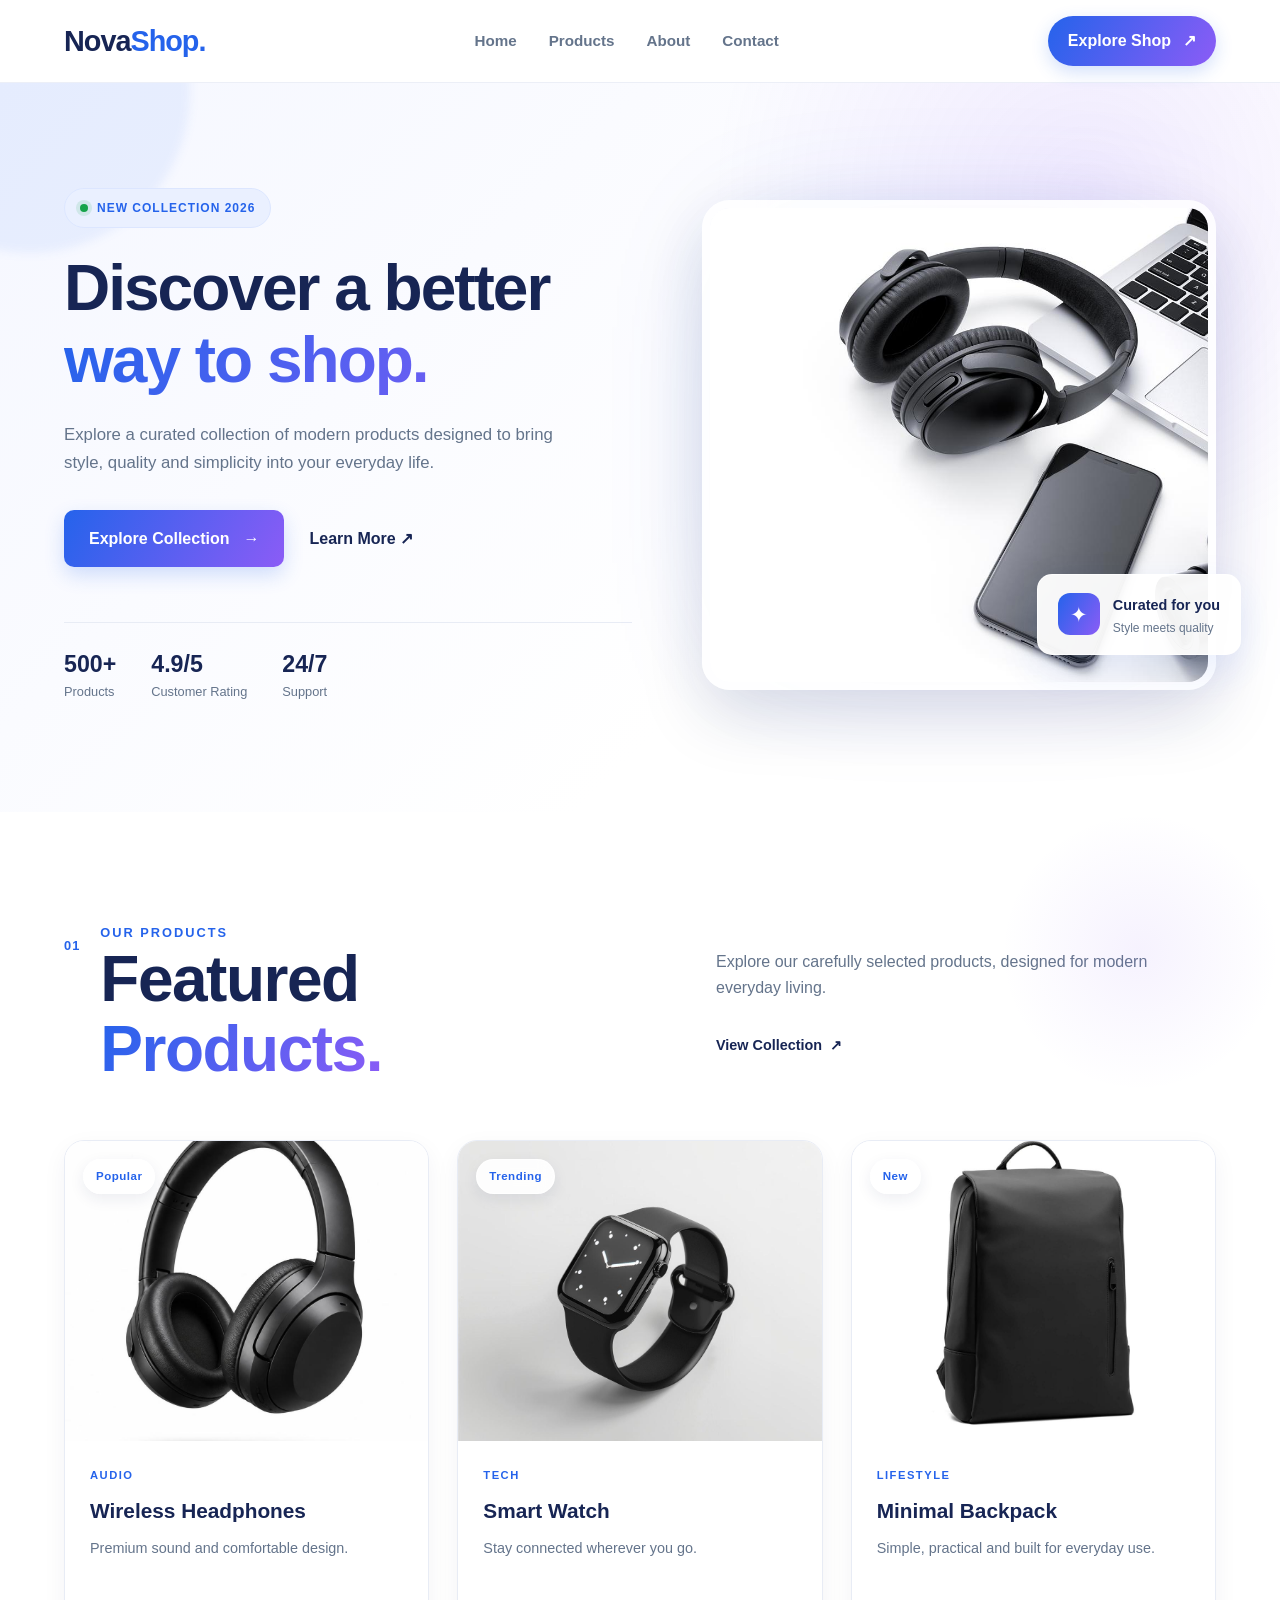
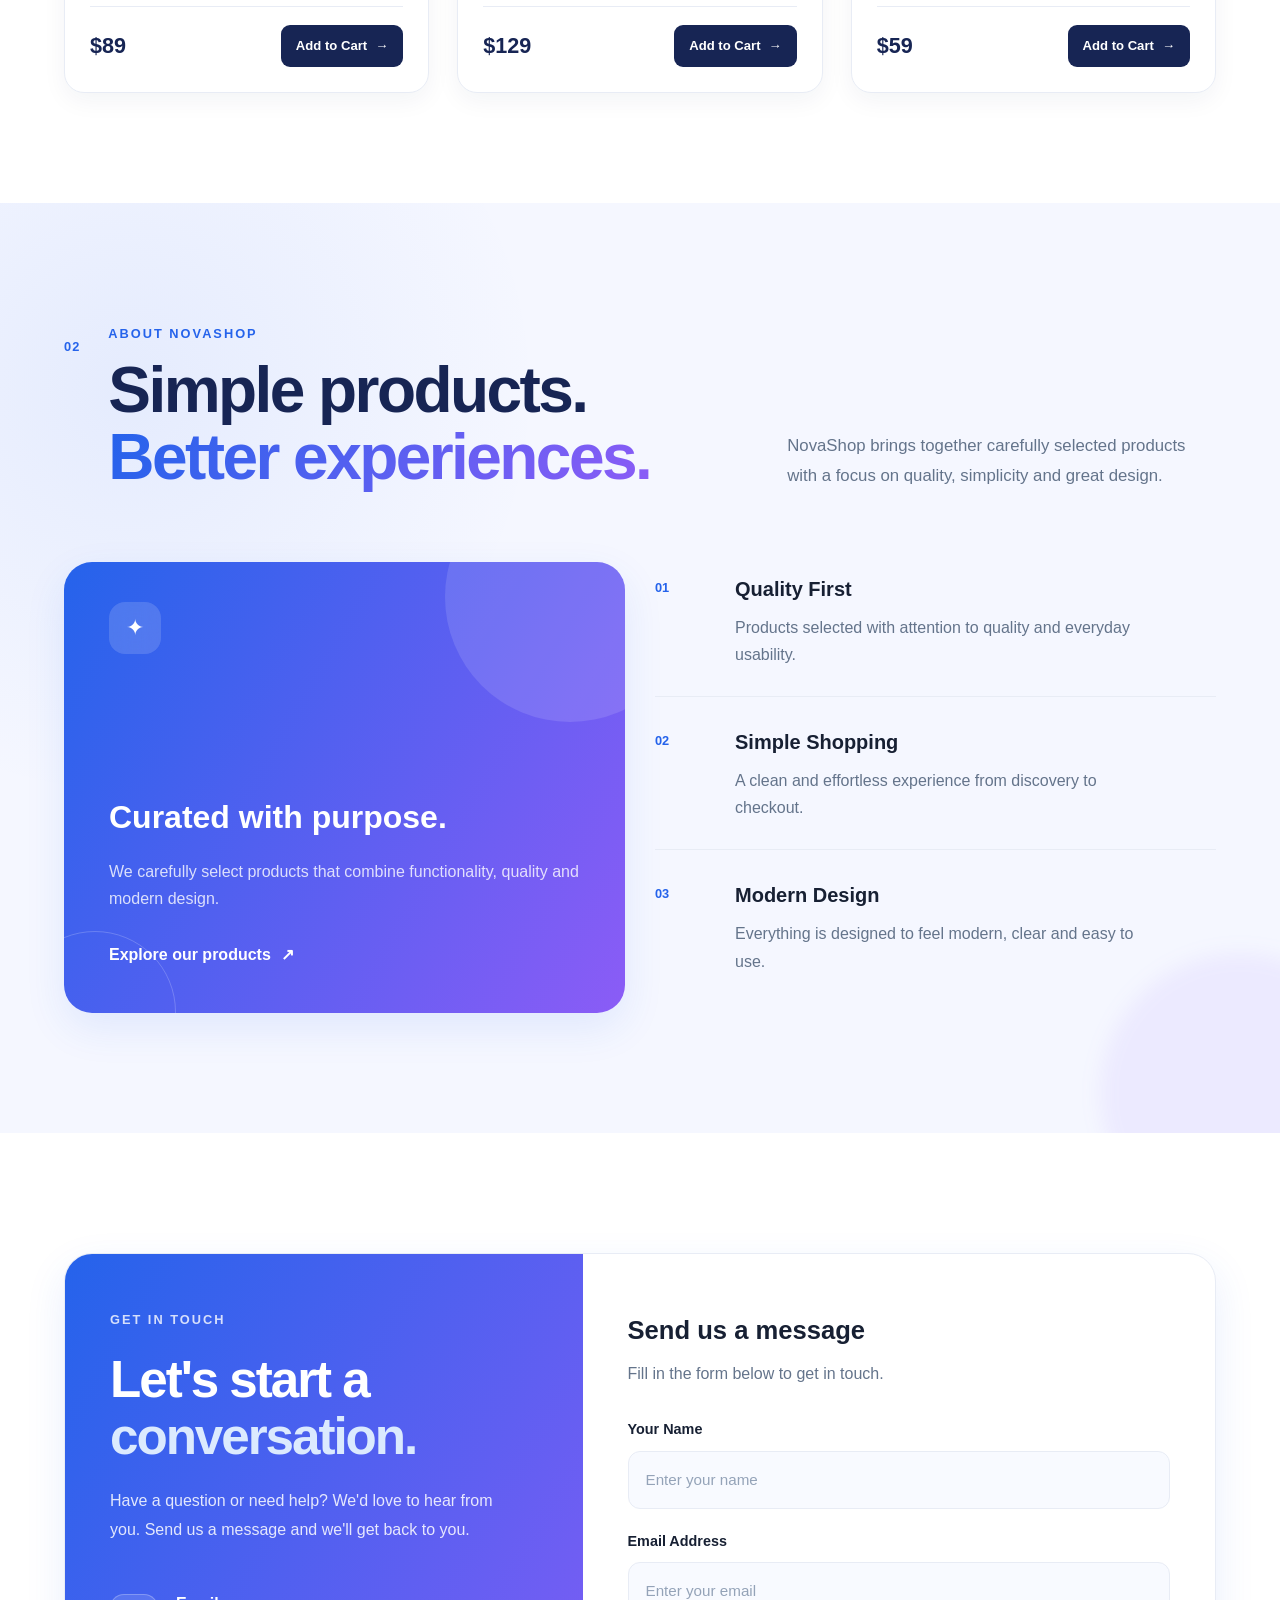
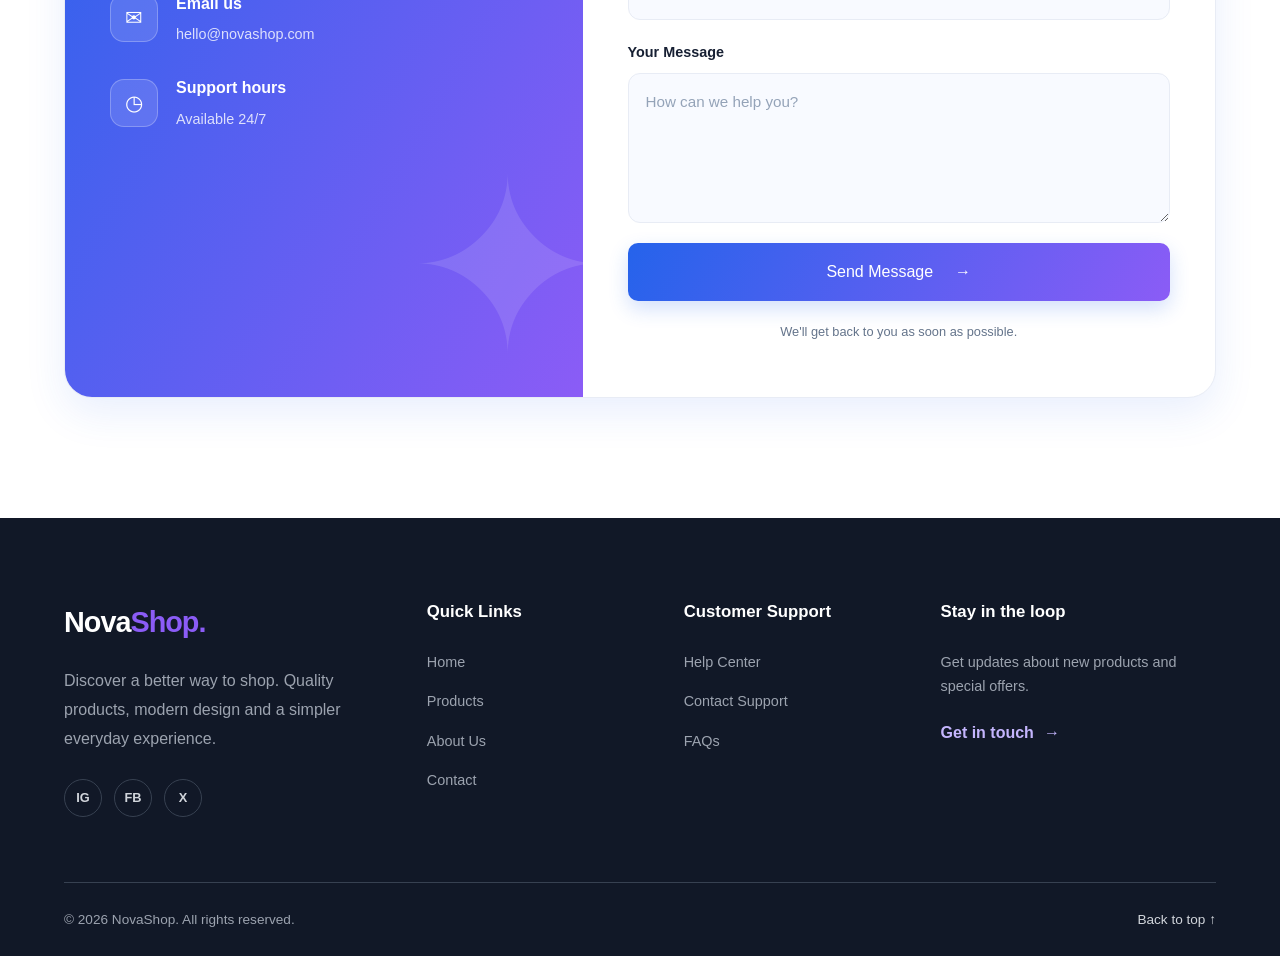
<file: index.html>
<!DOCTYPE html>
<html lang="en">
<head>
    <meta charset="UTF-8">
    <meta name="viewport" content="width=device-width, initial-scale=1.0">

    <title>NovaShop</title>
    <meta
        name="description"
        content="NovaShop - Modern products for modern life."
    >
    <link rel="icon" type="image/png" href="Glossy Gradient Shopping Bag Icon.png">
    <link rel="stylesheet" href="style.css">
</head>

<body>
    <!-- NovaShop — Frontend Fix & Redesign( الاسم المعروض في الـPortfolio )-->
    <header class="header">
        <div class="container header-content">

            <a href="#home" class="logo">
                Nova<span>Shop.</span>
            </a>

            <button
                class="menu-toggle"
                aria-label="Open navigation menu"
                aria-expanded="false"
                aria-controls="nav-links"
            >
                ☰
            </button>

            <nav class="navbar" id="nav-links">
                <a href="#home">Home</a>
                <a href="#products">Products</a>
                <a href="#about">About</a>
                <a href="#contact">Contact</a>
            </nav>

            <a href="#products" class="header-cta">
                Explore Shop <span>↗</span>
            </a>

        </div>
    </header>

    <main>

        <!-- Hero -->
        <section class="hero" id="home">
            <div class="container hero-content">

                <div class="hero-text">

                    <div class="hero-badge">
                        <span class="badge-dot"></span>
                        NEW COLLECTION 2026
                    </div>

                    <h1>
                        Discover a better
                        <span>way to shop.</span>
                    </h1>

                    <p>
                        Explore a curated collection of modern products
                        designed to bring style, quality and simplicity
                        into your everyday life.
                    </p>

                    <div class="hero-actions">
                        <a href="#products" class="btn">
                            Explore Collection <span>→</span>
                        </a>

                        <a href="#about" class="text-link">
                            Learn More ↗
                        </a>
                    </div>

                    <div class="hero-stats">
                        <div>
                            <strong>500+</strong>
                            <span>Products</span>
                        </div>

                        <div>
                            <strong>4.9/5</strong>
                            <span>Customer Rating</span>
                        </div>

                        <div>
                            <strong>24/7</strong>
                            <span>Support</span>
                        </div>
                    </div>

                </div>

                <div class="hero-image">

                    <div class="image-glow"></div>

                    <img src="Hero image.jpg" alt="Featured products from NovaShop">

                    <div class="floating-card">
                        <span class="floating-icon">✦</span>
                        <div>
                            <strong>Curated for you</strong>
                            <p>Style meets quality</p>
                        </div>
                    </div>

                </div>

            </div>
        </section>
        <!-- Products -->
        <section class="products" id="products">
            <div class="container">
                <div class="section-heading products-heading">
                    <div class="heading-content">
                        <span class="section-number">01</span>
                        <div>
                            <p class="eyebrow">OUR PRODUCTS</p>
                            <h2>Featured<span>Products.</span></h2>
                        </div>
                    </div>
                    <div class="heading-description">
                        <p>
                            Explore our carefully selected products,
                            designed for modern everyday living.
                        </p>
                        <a href="#products" class="view-all">
                            View Collection
                            <span>↗</span>
                        </a>
                    </div>
                </div>

                <div class="product-grid">

                    <article class="product-card">

                        <div class="product-image">
                            <img
                                src="Wireless Headphones.jpg"
                                alt="Wireless headphones"
                            >

                            <span class="product-tag">Popular</span>

                            <button class="quick-view" aria-label="Quick view">
                                ↗
                            </button>
                        </div>

                        <div class="product-info">
                            <p class="product-category">AUDIO</p>

                            <h3>Wireless Headphones</h3>

                            <p>
                                Premium sound and comfortable design.
                            </p>

                            <div class="product-bottom">
                                <span class="price">$89</span>

                                <button class="add-cart">
                                    Add to Cart
                                    <span>→</span>
                                </button>
                            </div>
                        </div>

                    </article>


                    <article class="product-card">

                        <div class="product-image">
                            <img
                                src="Smart Watch.jpg"
                                alt="Smart watch"
                            >

                            <span class="product-tag">Trending</span>

                            <button class="quick-view" aria-label="Quick view">
                                ↗
                            </button>
                        </div>

                        <div class="product-info">
                            <p class="product-category">TECH</p>

                            <h3>Smart Watch</h3>

                            <p>
                                Stay connected wherever you go.
                            </p>

                            <div class="product-bottom">
                                <span class="price">$129</span>

                                <button class="add-cart">
                                    Add to Cart
                                    <span>→</span>
                                </button>
                            </div>
                        </div>

                    </article>


                    <article class="product-card">

                        <div class="product-image">
                            <img
                                src="Minimal Backpack.jpg"
                                alt="Minimal backpack"
                            >

                            <span class="product-tag">New</span>

                            <button class="quick-view" aria-label="Quick view">
                                ↗
                            </button>
                        </div>

                        <div class="product-info">
                            <p class="product-category">LIFESTYLE</p>

                            <h3>Minimal Backpack</h3>

                            <p>
                                Simple, practical and built for everyday use.
                            </p>

                            <div class="product-bottom">
                                <span class="price">$59</span>

                                <button class="add-cart">
                                    Add to Cart
                                    <span>→</span>
                                </button>
                            </div>
                        </div>

                    </article>

                </div>
            </div>
        </section>


        <!-- About -->
        <section class="about" id="about">
            <div class="container">

                <div class="about-top">
                    <div class="about-heading">
                        <span class="section-number">02</span>

                        <div>
                            <p class="eyebrow">ABOUT NOVASHOP</p>
                            <h2>
                                Simple products.
                                <span>Better experiences.</span>
                            </h2>
                        </div>
                    </div>

                    <p class="about-intro">
                        NovaShop brings together carefully selected products
                        with a focus on quality, simplicity and great design.
                    </p>
                </div>

                <div class="about-grid">

                    <div class="about-card about-card-main">
                        <span class="about-icon">✦</span>

                        <h3>Curated with purpose.</h3>

                        <p>
                            We carefully select products that combine
                            functionality, quality and modern design.
                        </p>

                        <a href="#products" class="about-link">
                            Explore our products <span>↗</span>
                        </a>
                    </div>

                    <div class="about-features">

                        <div class="about-feature">
                            <span class="feature-number">01</span>
                            <div>
                                <h3>Quality First</h3>
                                <p>
                                    Products selected with attention to
                                    quality and everyday usability.
                                </p>
                            </div>
                        </div>

                        <div class="about-feature">
                            <span class="feature-number">02</span>
                            <div>
                                <h3>Simple Shopping</h3>
                                <p>
                                    A clean and effortless experience
                                    from discovery to checkout.
                                </p>
                            </div>
                        </div>

                        <div class="about-feature">
                            <span class="feature-number">03</span>
                            <div>
                                <h3>Modern Design</h3>
                                <p>
                                    Everything is designed to feel modern,
                                    clear and easy to use.
                                </p>
                            </div>
                        </div>

                    </div>

                </div>

            </div>
        </section>
        <!-- Contact -->
        <section class="contact" id="contact">
            <div class="container">

                <div class="contact-wrapper">

                    <!-- Contact information -->
                    <div class="contact-info">
                        <p class="eyebrow">GET IN TOUCH</p>

                        <h2>
                            Let's start a
                            <span>conversation.</span>
                        </h2>

                        <p class="contact-description">
                            Have a question or need help?
                            We'd love to hear from you.
                            Send us a message and we'll get back to you.
                        </p>

                        <div class="contact-details">
                            <div class="contact-detail">
                                <span class="detail-icon">✉</span>
                                <div>
                                    <h3>Email us</h3>
                                    <p>hello@novashop.com</p>
                                </div>
                            </div>

                            <div class="contact-detail">
                                <span class="detail-icon">◷</span>
                                <div>
                                    <h3>Support hours</h3>
                                    <p>Available 24/7</p>
                                </div>
                            </div>
                        </div>

                        <div class="contact-decoration">✦</div>
                    </div>

                    <!-- Contact form -->
                    <div class="contact-form-wrapper">
                        <div class="form-heading">
                            <h3>Send us a message</h3>
                            <p>Fill in the form below to get in touch.</p>
                        </div>

                        <form name="contact" method="POST" data-netlify="true" netlify-honeypot="bot-field" action="/success.html" class="contact-form">
                            <p hidden>
                                <label>
                                    Don't fill this out:
                                    <input name="bot-field">
                                </label>
                            </p>

                            <div class="form-group">
                                <label for="name">Your Name</label>
                                <input
                                    type="text"
                                    id="name"
                                    name="name"
                                    placeholder="Enter your name"
                                    required
                                >
                            </div>

                            <div class="form-group">
                                <label for="email">Email Address</label>
                                <input
                                    type="email"
                                    id="email"
                                    name="email"
                                    placeholder="Enter your email"
                                    required
                                >
                            </div>

                            <div class="form-group">
                                <label for="message">Your Message</label>
                                <textarea
                                    id="message"
                                    name="message"
                                    placeholder="How can we help you?"
                                    required
                                ></textarea>
                            </div>

                            <button type="submit" class="btn contact-submit">
                                Send Message <span>→</span>
                            </button>

                            <p class="form-note">
                                We'll get back to you as soon as possible.
                            </p>

                        </form>
                    </div>

                </div>
            </div>
        </section>
    </main>

    <footer class="footer">
        <div class="container">

            <div class="footer-main">

                <!-- Brand -->
                <div class="footer-brand">
                    <a href="#home" class="logo">
                        Nova<span>Shop.</span>
                    </a>

                    <p>
                        Discover a better way to shop.
                        Quality products, modern design
                        and a simpler everyday experience.
                    </p>

                    <div class="footer-socials">
                        <a href="#" aria-label="Instagram">IG</a>
                        <a href="#" aria-label="Facebook">FB</a>
                        <a href="#" aria-label="X">X</a>
                    </div>
                </div>

                <!-- Quick links -->
                <div class="footer-links">
                    <h3>Quick Links</h3>
                    <a href="#home">Home</a>
                    <a href="#products">Products</a>
                    <a href="#about">About Us</a>
                    <a href="#contact">Contact</a>
                </div>

                <!-- Support -->
                <div class="footer-links">
                    <h3>Customer Support</h3>
                    <a href="#contact">Help Center</a>
                    <a href="#contact">Contact Support</a>
                    <a href="#contact">FAQs</a>
                </div>

                <!-- Newsletter -->
                <div class="footer-newsletter">
                    <h3>Stay in the loop</h3>
                    <p>
                        Get updates about new products
                        and special offers.
                    </p>

                    <a href="#contact" class="newsletter-link">
                        Get in touch <span>→</span>
                    </a>
                </div>

            </div>

            <div class="footer-bottom">
                <p>&copy; 2026 NovaShop. All rights reserved.</p>

                <a href="#home" class="back-to-top">
                    Back to top ↑
                </a>
            </div>

        </div>
    </footer>
    <script src="script.js"></script>

</body>
</html>
</file>
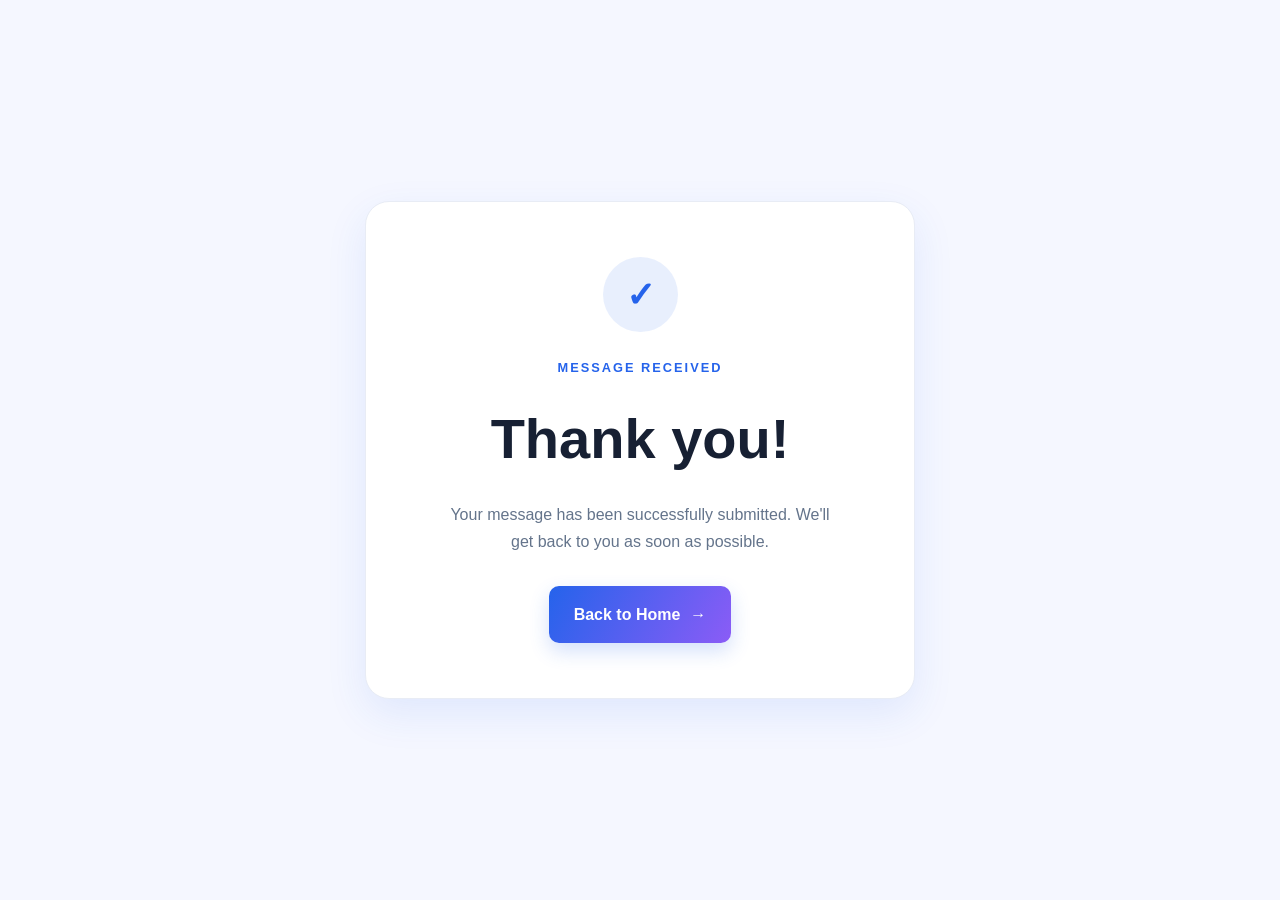
<file: success.html>
<!DOCTYPE html>
<html lang="en">
<head>
    <meta charset="UTF-8">
    <meta name="viewport" content="width=device-width, initial-scale=1.0">

    <meta name="robots" content="noindex, follow">

    <title>Message Received | NovaShop</title>
    <link rel="icon" type="image/png" href="Glossy Gradient Shopping Bag Icon.png">
    <link rel="stylesheet" href="style.css">
</head>
<body class="success-page">

    <main class="success-container">
        <div class="success-card">

            <div class="success-icon">✓</div>

            <p class="eyebrow">MESSAGE RECEIVED</p>

            <h1>Thank you!</h1>

            <p class="success-message">
                Your message has been successfully submitted.
                We'll get back to you as soon as possible.
            </p>

            <a href="index.html" class="btn">
                Back to Home <span>→</span>
            </a>

        </div>
    </main>

</body>
</html>
</file>
<file: style.css>
/* =========================
   1. Design System
========================= */

:root {
    --primary: #2563eb;
    --primary-dark: #172554;
    --secondary: #8b5cf6;
    --accent: #06b6d4;

    --text: #172033;
    --text-light: #64748b;

    --background: #f5f7ff;
    --white: #ffffff;
    --border: #e8ecf5;

    --gradient: linear-gradient(
        120deg,
        #2563eb,
        #8b5cf6
    );

    --shadow: 0 15px 40px rgba(37, 99, 235, 0.10);
    --transition: 0.3s ease;
}

/* =========================
   2. Reset
========================= */

* {
    margin: 0;
    padding: 0;
    box-sizing: border-box;
}

html {
    scroll-behavior: smooth;
    scroll-padding-top: 90px;
}

body {
    font-family: Arial, sans-serif;
    color: var(--text);
    background: var(--white);
    line-height: 1.7;
    overflow-x: hidden;
}

img {
    display: block;
    max-width: 100%;
    width: 100%;
}

a {
    color: inherit;
    text-decoration: none;
}

button,
input,
textarea {
    font: inherit;
}

button,
a {
    -webkit-tap-highlight-color: transparent;
}

/* =========================
   3. Global
========================= */

.container {
    width: min(1160px, 90%);
    margin: 0 auto;
}

.eyebrow {
    color: var(--primary);
    font-size: 0.8rem;
    font-weight: 700;
    letter-spacing: 2px;
}
.section-heading {
    max-width: 100%; /* للسماح للقسم بالتمدد بمرونة */
    margin-bottom: 50px;
}
.section-heading h2 {
    margin-bottom: 12px;
    font-size: clamp(2rem, 4vw, 2.8rem);
    line-height: 1.2;
}

.section-heading p {
    color: var(--text-light);
}

/* =========================
   4. Header
========================= */

.header {
    position: sticky;
    top: 0;
    z-index: 100;
    background: rgba(255, 255, 255, 0.88);
    backdrop-filter: blur(16px);
    -webkit-backdrop-filter: blur(16px);
    border-bottom: 1px solid rgba(232, 236, 245, 0.8);
}

.header-content {
    min-height: 82px;
    display: flex;
    align-items: center;
    justify-content: space-between;
    gap: 30px;
}

.logo {
    font-size: 1.8rem;
    font-weight: 900;
    letter-spacing: -1px;
    color: var(--primary-dark);
}

.logo span {
    color: var(--primary);
}

.navbar {
    display: flex;
    align-items: center;
    gap: 32px;
}

.navbar a {
    position: relative;
    color: var(--text-light);
    font-size: 0.95rem;
    font-weight: 600;
    transition: color var(--transition);
}

.navbar a::after {
    content: "";
    position: absolute;
    left: 0;
    bottom: -7px;
    width: 0;
    height: 2px;
    background: var(--gradient);
    transition: width var(--transition);
}

.navbar a:hover {
    color: var(--primary);
}

.navbar a:hover::after {
    width: 100%;
}

.header-cta {
    display: inline-flex;
    align-items: center;
    gap: 12px;
    padding: 11px 20px;
    color: var(--white);
    background: var(--gradient);
    border-radius: 50px;
    font-weight: 700;
    box-shadow: 0 6px 18px rgba(37, 99, 235, 0.2);
    transition: transform var(--transition),
                box-shadow var(--transition);
}

.header-cta:hover {
    transform: translateY(-3px);
    box-shadow: 0 10px 25px rgba(37, 99, 235, 0.3);
}

.menu-toggle {
    display: none;
    border: none;
    background: transparent;
    color: var(--primary-dark);
    cursor: pointer;
    font-size: 1.7rem;
}

/* =========================
   5. Hero
========================= */

.hero {
    position: relative;
    padding: 105px 0 110px;
    overflow: hidden;
    background:
        radial-gradient(
            circle at 85% 15%,
            rgba(139, 92, 246, 0.12),
            transparent 30%
        ),
        linear-gradient(135deg, #f5f7ff, #ffffff 65%);
}

.hero::before {
    content: "";
    position: absolute;
    width: 320px;
    height: 320px;
    top: -150px;
    left: -130px;
    border-radius: 50%;
    background: rgba(37, 99, 235, 0.07);
    filter: blur(5px);
}

.hero-content {
    position: relative;
    display: grid;
    grid-template-columns: 1.05fr 0.95fr;
    align-items: center;
    gap: 70px;
}

.hero-text {
    animation: slideUp 0.8s ease both;
}

.hero-badge {
    display: inline-flex;
    align-items: center;
    gap: 9px;
    margin-bottom: 25px;
    padding: 9px 15px;
    color: var(--primary);
    background: #eaf0ff;
    border: 1px solid #dce6ff;
    border-radius: 50px;
    font-size: 0.75rem;
    font-weight: 800;
    letter-spacing: 1px;
}

.badge-dot {
    width: 8px;
    height: 8px;
    background: #16a34a;
    border-radius: 50%;
    box-shadow: 0 0 0 4px rgba(22, 163, 74, 0.12);
}

.hero-text h1 {
    max-width: 650px;
    margin-bottom: 24px;
    color: var(--primary-dark);
    font-size: clamp(2.8rem, 5vw, 4.5rem);
    line-height: 1.12;
    letter-spacing: -2px;
}

.hero-text h1 span {
    display: block;
    color: transparent;
    background: var(--gradient);
    background-clip: text;
    -webkit-background-clip: text;
}

.hero-text > p {
    max-width: 520px;
    margin-bottom: 32px;
    color: var(--text-light);
    font-size: 1.05rem;
}

.hero-actions {
    display: flex;
    align-items: center;
    flex-wrap: wrap;
    gap: 25px;
}

/* =========================
   6. Buttons
========================= */

.btn {
    display: inline-flex;
    align-items: center;
    justify-content: center;
    gap: 14px;
    padding: 15px 25px;
    color: var(--white);
    background: var(--gradient);
    border: none;
    border-radius: 10px;
    font-weight: 700;
    cursor: pointer;
    box-shadow: 0 8px 20px rgba(37, 99, 235, 0.2);
    transition: transform var(--transition),
                box-shadow var(--transition),
                filter var(--transition);
}

.btn:hover {
    transform: translateY(-4px);
    box-shadow: 0 13px 28px rgba(37, 99, 235, 0.3);
    filter: brightness(1.08);
}

.btn span {
    transition: transform var(--transition);
}

.btn:hover span {
    transform: translateX(5px);
}

.text-link {
    color: var(--primary-dark);
    font-weight: 700;
    transition: color var(--transition);
}

.text-link:hover {
    color: var(--primary);
}

/* =========================
   7. Hero Stats
========================= */

.hero-stats {
    display: flex;
    flex-wrap: wrap;
    gap: 35px;
    margin-top: 55px;
    padding-top: 25px;
    border-top: 1px solid var(--border);
}

.hero-stats div {
    display: flex;
    flex-direction: column;
}

.hero-stats strong {
    color: var(--primary-dark);
    font-size: 1.45rem;
    line-height: 1.4;
}

.hero-stats span {
    color: var(--text-light);
    font-size: 0.8rem;
}

/* =========================
   8. Hero Image
========================= */

.hero-image {
    position: relative;
    isolation: isolate;
    animation: fadeIn 1s ease both;
}

.image-glow {
    position: absolute;
    inset: 10%;
    z-index: -1;
    background: var(--gradient);
    filter: blur(70px);
    opacity: 0.25;
}

.hero-image img {
    position: relative;
    height: 490px;
    object-fit: cover;
    border: 8px solid rgba(255, 255, 255, 0.85);
    border-radius: 28px;
    box-shadow: 0 25px 65px rgba(23, 37, 84, 0.15);
    transition: transform 0.6s ease;
}

.hero-image:hover img {
    transform: scale(1.025) rotate(-1deg);
}

.floating-card {
    position: absolute;
    right: -25px;
    bottom: 35px;
    display: flex;
    align-items: center;
    gap: 13px;
    padding: 16px 20px;
    background: rgba(255, 255, 255, 0.95);
    border: 1px solid rgba(255, 255, 255, 0.8);
    border-radius: 15px;
    box-shadow: var(--shadow);
    animation: float 4s ease-in-out infinite;
}

.floating-icon {
    display: grid;
    place-items: center;
    width: 42px;
    height: 42px;
    color: white;
    background: var(--gradient);
    border-radius: 12px;
    font-size: 1.3rem;
}

.floating-card strong {
    color: var(--primary-dark);
    font-size: 0.9rem;
}

.floating-card p {
    color: var(--text-light);
    font-size: 0.75rem;
}

/* =========================
   9. Animations
========================= */

@keyframes slideUp {
    from {
        opacity: 0;
        transform: translateY(30px);
    }

    to {
        opacity: 1;
        transform: translateY(0);
    }
}

@keyframes fadeIn {
    from {
        opacity: 0;
        transform: translateX(25px);
    }

    to {
        opacity: 1;
        transform: translateX(0);
    }
}

@keyframes float {
    0%, 100% {
        transform: translateY(0);
    }

    50% {
        transform: translateY(-12px);
    }
}

/* Respect reduced-motion preferences */

@media (prefers-reduced-motion: reduce) {
    *,
    *::before,
    *::after {
        scroll-behavior: auto !important;
        animation-duration: 0.01ms !important;
        animation-iteration-count: 1 !important;
        transition-duration: 0.01ms !important;
    }
}
/* =========================
   Products
========================= */

.products {
    position: relative;
    padding: 110px 0;
    background: #ffffff;
}

.products::before {
    content: "";
    position: absolute;
    top: 0;
    right: 0;
    width: 280px;
    height: 280px;
    background: radial-gradient(
        circle,
        rgba(139, 92, 246, 0.08),
        transparent 70%
    );
    pointer-events: none;
}
/* =========================
   Products Heading
========================= */
.products-heading {
    display: flex;
    align-items: center; /* محاذاة العناصر في المنتصف عمودياً مثل القسم الثاني */
    justify-content: space-between;
    gap: 50px;
    margin-bottom: 55px;
}

.heading-content {
    display: flex;
    align-items: flex-start;
    gap: 20px;
}
.products .eyebrow {
    color: var(--primary);
}
.section-number {
    color: var(--primary);
    font-size: 0.8rem;
    font-weight: 800;
    letter-spacing: 1px;
    margin-top: 5px; /* ضبط بسيط ليكون محاذياً للسطر الأول من النص */
}

/* تنسيق العنوان لجعل الكلمة الملونة تظهر في سطر مستقل وبحجم ممتاز */
.heading-content h2 {
    margin: 0;
    font-size: 3rem; /* أو حسب حجم الخط في موقعك */
    font-weight: 700;
    line-height: 1.1;
    color: var(--primary-dark); /* اللون الداكن للسطر الأول */
    font-size: clamp(2.4rem, 5vw, 4.5rem);/*clamp(2.3rem, 5vw, 3.4rem)*/
    letter-spacing: -1.5px;
}
.heading-content h2 span {
    display: block; /* لضمان نزول الكلمة لسطر جديد */ 
    color: transparent;
    background: var(--gradient);
    background-clip: text;
    -webkit-background-clip: text;
}

/* تعديل الوصف الجانبي */
.heading-description {
    max-width: 500px; /* زيادة العرض لكي ينقسِم النص على سطرين فقط بشكل مريح */
    display: flex;
    flex-direction: column;
    gap: 15px;
}

.heading-description p {
    margin-bottom: 18px;
    color: var(--text-light);
    line-height: 1.6;
}
.view-all {
    display: inline-flex;
    align-items: center;
    gap: 8px;

    color: var(--primary-dark);
    font-size: 0.9rem;
    font-weight: 800;

    transition:
        color 0.3s ease,
        gap 0.3s ease;
}

.view-all span {
    transition: transform 0.3s ease;
}

.view-all:hover {
    color: var(--primary);
    gap: 12px;
}

.view-all:hover span {
    transform: translate(3px, -3px);
}
/* =========================
   Product Grid
========================= */

.product-grid {
    display: grid;
    grid-template-columns: repeat(3, 1fr);
    gap: 28px;
}

/* =========================
   Product Card
========================= */

.product-card {
    position: relative;
    overflow: hidden;
    background: var(--white);
    border: 1px solid var(--border);
    border-radius: 20px;

    box-shadow:
        0 8px 25px rgba(23, 37, 84, 0.05);

    transition:
        transform 0.4s ease,
        box-shadow 0.4s ease,
        border-color 0.4s ease;

    animation: slideUp 0.7s ease both;
}

.product-card:hover {
    transform: translateY(-10px);

    border-color: rgba(37, 99, 235, 0.18);

    box-shadow:
        0 20px 45px rgba(23, 37, 84, 0.12);
}

/* =========================
   Product Image
========================= */

.product-image {
    position: relative;
    overflow: hidden;
    height: 300px;
    background: #f3f5fa;
}

.product-image img {
    width: 100%;
    height: 100%;
    object-fit: cover;

    transition:
        transform 0.6s ease,
        filter 0.6s ease;
}

.product-card:hover .product-image img {
    transform: scale(1.08);
}

/* =========================
   Product Tag
========================= */

.product-tag {
    position: absolute;
    top: 18px;
    left: 18px;

    padding: 7px 12px;

    color: var(--primary);
    background: rgba(255, 255, 255, 0.92);

    border: 1px solid rgba(255, 255, 255, 0.8);
    border-radius: 50px;

    font-size: 0.72rem;
    font-weight: 800;
    letter-spacing: 0.5px;

    backdrop-filter: blur(8px);

    box-shadow:
        0 5px 15px rgba(23, 37, 84, 0.08);
}

/* =========================
   Quick View
========================= */

.quick-view {
    position: absolute;
    top: 18px;
    right: 18px;

    display: grid;
    place-items: center;

    width: 42px;
    height: 42px;

    border: none;
    border-radius: 50%;

    color: var(--primary-dark);
    background: rgba(255, 255, 255, 0.92);

    cursor: pointer;

    opacity: 0;
    transform: translateY(-8px);

    transition:
        opacity 0.3s ease,
        transform 0.3s ease,
        background 0.3s ease,
        color 0.3s ease;

    backdrop-filter: blur(8px);
}

.product-card:hover .quick-view {
    opacity: 1;
    transform: translateY(0);
}

.quick-view:hover {
    color: var(--white);
    background: var(--gradient);
}

/* =========================
   Product Info
========================= */

.product-info {
    padding: 25px;
}

.product-category {
    margin-bottom: 8px;

    color: var(--primary);
    font-size: 0.7rem;
    font-weight: 800;
    letter-spacing: 1.5px;
}

.product-info h3 {
    margin-bottom: 8px;

    color: var(--primary-dark);
    font-size: 1.3rem;
}

.product-info > p:not(.product-category) {
    min-height: 50px;
    margin-bottom: 20px;

    color: var(--text-light);
    font-size: 0.9rem;
}

/* =========================
   Product Bottom
========================= */

.product-bottom {
    display: flex;
    align-items: center;
    justify-content: space-between;
    gap: 15px;

    padding-top: 18px;

    border-top: 1px solid var(--border);
}

.price {
    color: var(--primary-dark);
    font-size: 1.35rem;
    font-weight: 900;
}

/* =========================
   Add To Cart
========================= */

.add-cart {
    display: inline-flex;
    align-items: center;
    justify-content: center;
    gap: 8px;

    padding: 10px 15px;

    border: none;
    border-radius: 9px;

    color: var(--white);
    background: var(--primary-dark);

    font-size: 0.82rem;
    font-weight: 700;

    cursor: pointer;

    transition:
        background 0.3s ease,
        transform 0.3s ease,
        box-shadow 0.3s ease;
}

.add-cart span {
    transition: transform 0.3s ease;
}

.add-cart:hover {
    background: var(--gradient);
    transform: translateY(-2px);

    box-shadow:
        0 8px 18px rgba(37, 99, 235, 0.22);
}

.add-cart:hover span {
    transform: translateX(4px);
}

.add-cart:disabled {
    cursor: not-allowed;
    opacity: 0.8;
}
/* =========================
   ABOUT
========================= */
.about {
    position: relative;
    padding: 120px 0;
    background:
        radial-gradient(
            circle at 10% 20%,
            rgba(37, 99, 235, 0.08),
            transparent 30%
        ),
        #f5f7ff;
    overflow: hidden;
}
.about::after {
    content: "";
    position: absolute;
    width: 280px;
    height: 280px;
    right: -100px;
    bottom: -100px;
    border-radius: 50%;
    background: rgba(139, 92, 246, 0.08);
    filter: blur(10px);
    pointer-events: none;
}
/* Top heading */
.about-top {
    display: grid;
    grid-template-columns: 1.2fr 0.8fr;
    gap: 80px;
    align-items: end;
    margin-bottom: 70px;
}

.about-heading {
    display: flex;
    gap: 28px;
    align-items: flex-start;
}

.section-number {
    font-size: 0.8rem;
    font-weight: 700;
    color: var(--primary);
    letter-spacing: 0.08em;
    padding-top: 8px;
}

.about-heading h2 {
    max-width: 650px;
    margin-top: 12px;
    font-size: clamp(2.4rem, 5vw, 4.5rem);
    line-height: 1.05;
    letter-spacing: -0.04em;
    color: var(--primary-dark);
}

.about-heading h2 span {
    display: block;
    background: var(--gradient);
    -webkit-background-clip: text;
    background-clip: text;
    color: transparent;
}

.about-intro {
    max-width: 430px;
    justify-self: end;
    color: var(--text-light);
    font-size: 1.05rem;
    line-height: 1.8;
}

/* Main content */

.about-grid {
    display: grid;
    grid-template-columns: 1fr 1fr;
    gap: 30px;
}

/* Main card */

.about-card-main {
    position: relative;
    min-height: 390px;
    padding: 45px;
    display: flex;
    flex-direction: column;
    justify-content: flex-end;
    border-radius: 28px;
    overflow: hidden;
    background: var(--gradient);
    color: var(--white);
    box-shadow: var(--shadow);
    transition: transform var(--transition),
                box-shadow var(--transition);
}

.about-card-main::before {
    content: "";
    position: absolute;
    width: 250px;
    height: 250px;
    top: -90px;
    right: -70px;
    border-radius: 50%;
    background: rgba(255, 255, 255, 0.12);
}

.about-card-main::after {
    content: "";
    position: absolute;
    width: 160px;
    height: 160px;
    bottom: -80px;
    left: -50px;
    border-radius: 50%;
    border: 1px solid rgba(255, 255, 255, 0.2);
}

.about-card-main:hover {
    transform: translateY(-8px);
    box-shadow: 0 25px 60px rgba(37, 99, 235, 0.2);
}

.about-icon {
    position: absolute;
    top: 40px;
    left: 45px;
    width: 52px;
    height: 52px;
    display: grid;
    place-items: center;
    border-radius: 16px;
    background: rgba(255, 255, 255, 0.15);
    backdrop-filter: blur(10px);
    font-size: 1.4rem;
}

.about-card-main h3 {
    position: relative;
    z-index: 1;
    margin-bottom: 14px;
    font-size: 2rem;
}

.about-card-main p {
    position: relative;
    z-index: 1;
    max-width: 470px;
    margin-bottom: 28px;
    color: rgba(255, 255, 255, 0.8);
    line-height: 1.7;
}

.about-link {
    position: relative;
    z-index: 1;
    display: inline-flex;
    align-items: center;
    gap: 10px;
    width: fit-content;
    color: var(--white);
    font-weight: 700;
    transition: gap var(--transition);
}

.about-link:hover {
    gap: 16px;
}

/* Features */

.about-features {
    display: flex;
    flex-direction: column;
    justify-content: center;
    gap: 0;
    padding: 10px 0;
}

.about-feature {
    display: grid;
    grid-template-columns: 55px 1fr;
    gap: 25px;
    padding: 28px 0;
    border-bottom: 1px solid var(--border);
    transition: transform var(--transition);
}

.about-feature:first-child {
    padding-top: 0;
}

.about-feature:last-child {
    border-bottom: none;
}

.about-feature:hover {
    transform: translateX(8px);
}

.feature-number {
    color: var(--primary);
    font-size: 0.8rem;
    font-weight: 700;
    padding-top: 5px;
}

.about-feature h3 {
    margin-bottom: 8px;
    font-size: 1.25rem;
    color: var(--text);
}

.about-feature p {
    max-width: 430px;
    color: var(--text-light);
    line-height: 1.7;
}
/* =========================
   CONTACT
========================= */
.contact {
    position: relative;
    padding: 120px 0;
    background: #ffffff;
    overflow: hidden;
}

.contact-wrapper {
    display: grid;
    grid-template-columns: 0.9fr 1.1fr;
    border: 1px solid var(--border);
    border-radius: 28px;
    overflow: hidden;
    background: var(--white);
    box-shadow: var(--shadow);
}

/* Contact information */

.contact-info {
    position: relative;
    padding: 55px 45px;
    overflow: hidden;
    background: var(--gradient);
    color: var(--white);
}

.contact-info .eyebrow {
    color: rgba(255, 255, 255, 0.8);
}

.contact-info h2 {
    position: relative;
    z-index: 1;
    margin: 22px 0;
    font-size: clamp(2.3rem, 4vw, 3.5rem);
    line-height: 1.1;
    letter-spacing: -0.04em;
}

.contact-info h2 span {
    display: block;
    color: #dbeafe;
}

.contact-description {
    position: relative;
    z-index: 1;
    max-width: 390px;
    margin-bottom: 45px;
    color: rgba(255, 255, 255, 0.85);
    line-height: 1.8;
}

.contact-details {
    position: relative;
    z-index: 1;
    display: flex;
    flex-direction: column;
    gap: 28px;
}

.contact-detail {
    display: flex;
    align-items: center;
    gap: 18px;
}

.detail-icon {
    width: 48px;
    height: 48px;
    display: grid;
    place-items: center;
    flex-shrink: 0;
    border: 1px solid rgba(255, 255, 255, 0.25);
    border-radius: 14px;
    background: rgba(255, 255, 255, 0.12);
    font-size: 1.3rem;
}

.contact-detail h3 {
    margin-bottom: 5px;
    font-size: 1rem;
}

.contact-detail p {
    color: rgba(255, 255, 255, 0.8);
    font-size: 0.9rem;
}

.contact-decoration {
    position: absolute;
    right: -25px;
    bottom: -75px;
    color: rgba(255, 255, 255, 0.12);
    font-size: 15rem;
    pointer-events: none;
    animation: float 5s ease-in-out infinite;
}

/* Form wrapper */

.contact-form-wrapper {
    padding: 55px 45px;
}

.form-heading {
    margin-bottom: 30px;
}

.form-heading h3 {
    margin-bottom: 8px;
    color: var(--text);
    font-size: 1.6rem;
}

.form-heading p {
    color: var(--text-light);
}

/* Form fields */

.contact-form {
    display: flex;
    flex-direction: column;
    gap: 20px;
}

.form-group {
    display: flex;
    flex-direction: column;
    gap: 9px;
}

.form-group label {
    color: var(--text);
    font-size: 0.9rem;
    font-weight: 600;
}

.contact-form input,
.contact-form textarea {
    width: 100%;
    padding: 15px 17px;
    border: 1px solid var(--border);
    border-radius: 12px;
    outline: none;
    background: #f8faff;
    color: var(--text);
    font: inherit;
    font-size: 0.95rem;
    transition:
        border-color var(--transition),
        box-shadow var(--transition),
        background var(--transition);
}

.contact-form input {
    min-height: 52px;
}

.contact-form textarea {
    min-height: 150px;
    resize: vertical;
}

.contact-form input::placeholder,
.contact-form textarea::placeholder {
    color: #94a3b8;
}

.contact-form input:focus,
.contact-form textarea:focus {
    border-color: var(--primary);
    background: var(--white);
    box-shadow: 0 0 0 4px rgba(37, 99, 235, 0.1);
}

.contact-submit {
    width: 100%;
    justify-content: center;
    border: none;
    font: inherit;
}

.contact-submit span {
    margin-left: 8px;
    transition: transform var(--transition);
}

.contact-submit:hover span {
    transform: translateX(5px);
}

.form-note {
    color: var(--text-light);
    font-size: 0.8rem;
    text-align: center;
}
/* =========================
   FOOTER
========================= */
.footer {
    position: relative;
    padding: 80px 0 25px;
    background: #111827;
    color: #ffffff;
}

/* Main footer layout */

.footer-main {
    display: grid;
    grid-template-columns: 1.5fr 1fr 1fr 1.3fr;
    gap: 45px;
    padding-bottom: 65px;
}

/* Brand */

.footer-brand .logo {
    display: inline-block;
    margin-bottom: 20px;
    color: #ffffff;
    font-size: 1.8rem;
    font-weight: 800;
}

.footer-brand .logo span {
    color: #8b5cf6;
}

.footer-brand > p {
    max-width: 290px;
    margin-bottom: 25px;
    color: #9ca3af;
    line-height: 1.8;
}

/* Social links */

.footer-socials {
    display: flex;
    gap: 12px;
}

.footer-socials a {
    width: 38px;
    height: 38px;
    display: grid;
    place-items: center;
    border: 1px solid #374151;
    border-radius: 50%;
    color: #d1d5db;
    font-size: 0.8rem;
    font-weight: 700;
    transition:
        background var(--transition),
        border-color var(--transition),
        transform var(--transition);
}

.footer-socials a:hover {
    background: var(--gradient);
    border-color: transparent;
    transform: translateY(-4px);
}

/* Footer links */

.footer-links,
.footer-newsletter {
    display: flex;
    flex-direction: column;
    align-items: flex-start;
    gap: 15px;
}

.footer-links h3,
.footer-newsletter h3 {
    margin-bottom: 8px;
    color: #ffffff;
    font-size: 1.05rem;
}

.footer-links a {
    color: #9ca3af;
    font-size: 0.9rem;
    transition:
        color var(--transition),
        transform var(--transition);
}

.footer-links a:hover {
    color: #ffffff;
    transform: translateX(5px);
}

/* Newsletter */

.footer-newsletter p {
    color: #9ca3af;
    font-size: 0.9rem;
    line-height: 1.7;
}

.newsletter-link {
    display: inline-flex;
    align-items: center;
    gap: 10px;
    margin-top: 5px;
    color: #c4b5fd;
    font-weight: 700;
    transition: gap var(--transition);
}

.newsletter-link:hover {
    gap: 16px;
}

/* Bottom bar */

.footer-bottom {
    display: flex;
    justify-content: space-between;
    align-items: center;
    gap: 20px;
    padding-top: 25px;
    border-top: 1px solid #374151;
}

.footer-bottom p {
    color: #9ca3af;
    font-size: 0.85rem;
}

.back-to-top {
    color: #d1d5db;
    font-size: 0.85rem;
    transition: color var(--transition);
}

.back-to-top:hover {
    color: #ffffff;
}
/* ================================
   SUCCESS PAGE
================================ */
.success-page {
    min-height: 100vh;
    background: var(--background);
}

.success-container {
    min-height: 100vh;
    display: grid;
    place-items: center;
    padding: 30px 20px;
}

.success-card {
    width: 100%;
    max-width: 550px;
    padding: 55px 40px;
    text-align: center;
    background: var(--white);
    border: 1px solid var(--border);
    border-radius: 24px;
    box-shadow: var(--shadow);
    animation: slideUp 0.6s ease both;
}

.success-icon {
    width: 75px;
    height: 75px;
    display: grid;
    place-items: center;
    margin: 0 auto 25px;
    border-radius: 50%;
    background: rgba(37, 99, 235, 0.1);
    color: var(--primary);
    font-size: 2.2rem;
    font-weight: 700;
}

.success-card .eyebrow {
    margin-bottom: 12px;
}

.success-card h1 {
    margin-bottom: 15px;
    color: var(--text);
    font-size: clamp(2.5rem, 6vw, 3.5rem);
}

.success-message {
    max-width: 400px;
    margin: 0 auto 30px;
    color: var(--text-light);
    line-height: 1.7;
}

.success-card .btn {
    display: inline-flex;
    align-items: center;
    justify-content: center;
    gap: 10px;
}
/* =========================
   10. Responsive Design
========================= */
@media (max-width: 900px) {
    .header-cta {
        display: none;
    }

    .hero-content {
        gap: 40px;
    }

    .hero-text h1 {
        font-size: 3.2rem;
    }

    .hero-image img {
        height: 400px;
    }
    .product-grid {
        grid-template-columns: repeat(2, 1fr);
    }

    .products-heading {
        align-items: flex-start;
        flex-direction: column;
        gap: 15px;
    }
    .about {
        padding: 90px 0;
    }

    .about-top {
        grid-template-columns: 1fr;
        gap: 25px;
        margin-bottom: 50px;
    }

    .about-intro {
        justify-self: start;
        max-width: 600px;
    }

    .about-grid {
        grid-template-columns: 1fr;
    }

    .about-card-main {
        min-height: 350px;
    }
    .contact {
        padding: 90px 0;
    }

    .contact-wrapper {
        grid-template-columns: 1fr;
    }

    .contact-info {
        padding: 45px;
    }

    .contact-form-wrapper {
        padding: 45px;
    }
    .footer-main {
        grid-template-columns: repeat(2, 1fr);
        gap: 45px 35px;
    }
}

@media (max-width: 768px) {
    .header-content {
        min-height: 72px;
    }

    .menu-toggle {
        display: block;
    }

    .navbar {
        display: none;
    }

    .navbar.open {
        position: absolute;
        top: 72px;
        left: 0;
        width: 100%;
        display: flex;
        flex-direction: column;
        align-items: flex-start;
        gap: 22px;
        padding: 25px 5%;
        background: white;
        border-bottom: 1px solid var(--border);
        box-shadow: 0 15px 25px rgba(23, 37, 84, 0.08);
        animation: slideUp 0.25s ease both;
    }

    .hero {
        padding: 75px 0;
    }

    .hero-content {
        grid-template-columns: 1fr;
        gap: 55px;
    }

    .hero-text h1 {
        font-size: clamp(2.7rem, 10vw, 3.7rem);
    }

    .hero-image {
        max-width: 550px;
        width: 100%;
        margin: 0 auto;
    }

    .hero-image img {
        height: 380px;
    }

    .floating-card {
        right: -8px;
        bottom: 20px;
    }

    .hero-stats {
        gap: 25px;
    }
    .products-heading {
        flex-direction: column;
        align-items: flex-start;
        gap: 25px;
    }

    .products-heading > * {
        width: 100%;
    }

    .heading-description {
        max-width: 600px;
    }
}

@media (max-width: 480px) {
    .hero {
        padding: 60px 0;
    }

    .hero-text h1 {
        font-size: 2.65rem;
        letter-spacing: -1.3px;
    }

    .hero-actions {
        align-items: flex-start;
        flex-direction: column;
        gap: 18px;
    }

    .hero-stats {
        gap: 18px;
    }

    .hero-stats strong {
        font-size: 1.2rem;
    }

    .hero-image img {
        height: 300px;
        border-width: 5px;
    }

    .floating-card {
        right: 5px;
        padding: 12px;
    }
        .product-image {
        height: 280px;
    }

    .product-info {
        padding: 20px;
    }

    .product-bottom {
        align-items: stretch;
        flex-direction: column;
    }

    .add-cart {
        width: 100%;
    }
}
@media (max-width: 650px) {
    .products {
        padding: 80px 0;
    }

    .product-grid {
        grid-template-columns: 1fr;
        max-width: 500px;
        margin: 0 auto;
    }

    .product-image {
        height: 320px;
    }
    .about {
        padding: 75px 0;
    }

    .about-heading {
        gap: 15px;
    }

    .about-heading h2 {
        font-size: 2.4rem;
    }

    .about-card-main {
        min-height: 330px;
        padding: 30px;
        border-radius: 22px;
    }

    .about-icon {
        top: 30px;
        left: 30px;
    }

    .about-feature {
        grid-template-columns: 40px 1fr;
        gap: 15px;
    }
    .contact {
        padding: 75px 0;
    }

    .contact-wrapper {
        border-radius: 20px;
    }

    .contact-info,
    .contact-form-wrapper {
        padding: 32px 25px;
    }

    .contact-info h2 {
        font-size: 2.4rem;
    }

    .contact-description {
        margin-bottom: 32px;
    }
}
@media (max-width: 550px) {
    .footer {
        padding-top: 60px;
    }

    .footer-main {
        grid-template-columns: 1fr 1fr;
        gap: 35px;
        padding-bottom: 45px;
    }

    .footer-bottom {
        flex-direction: column;
        align-items: flex-start;
        gap: 15px;
    }
    .back-to-top{
        align-self: end;
    }
    .success-card {
        padding: 40px 22px;
    }
}
</file>
